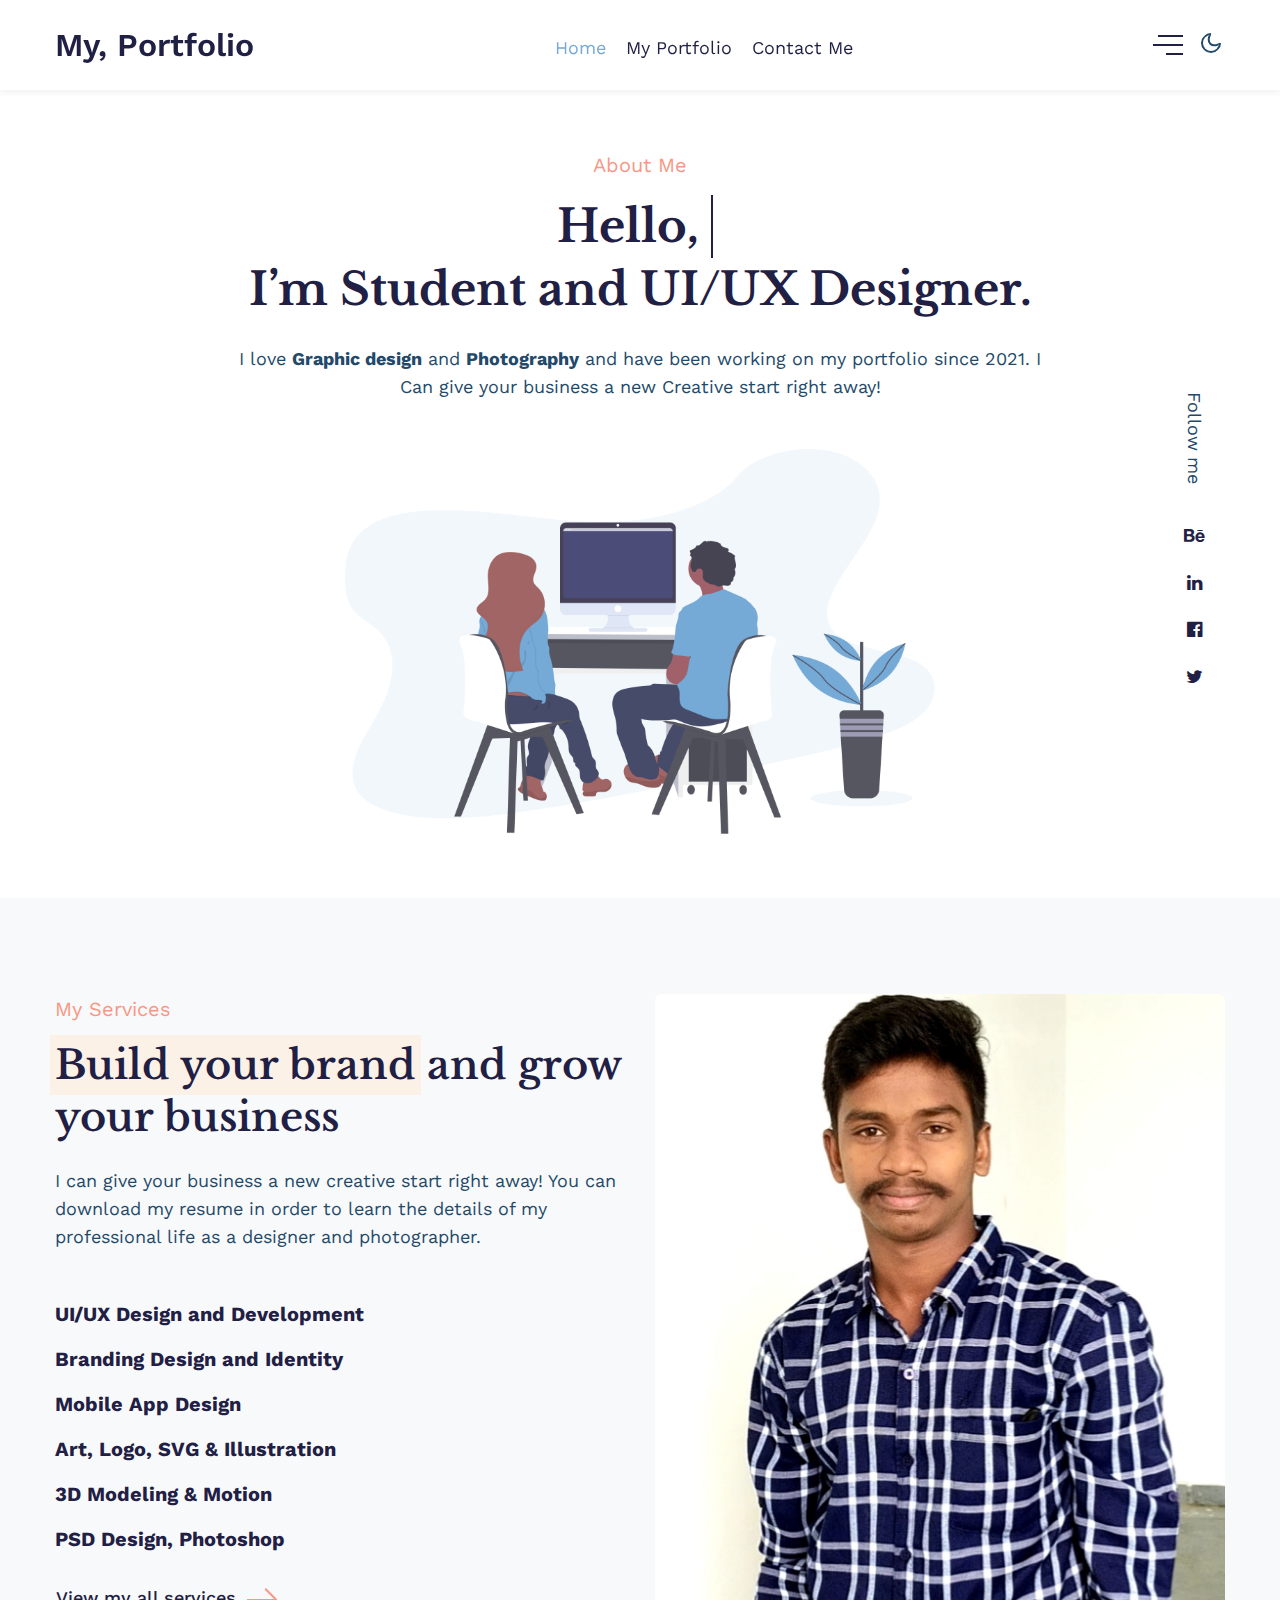
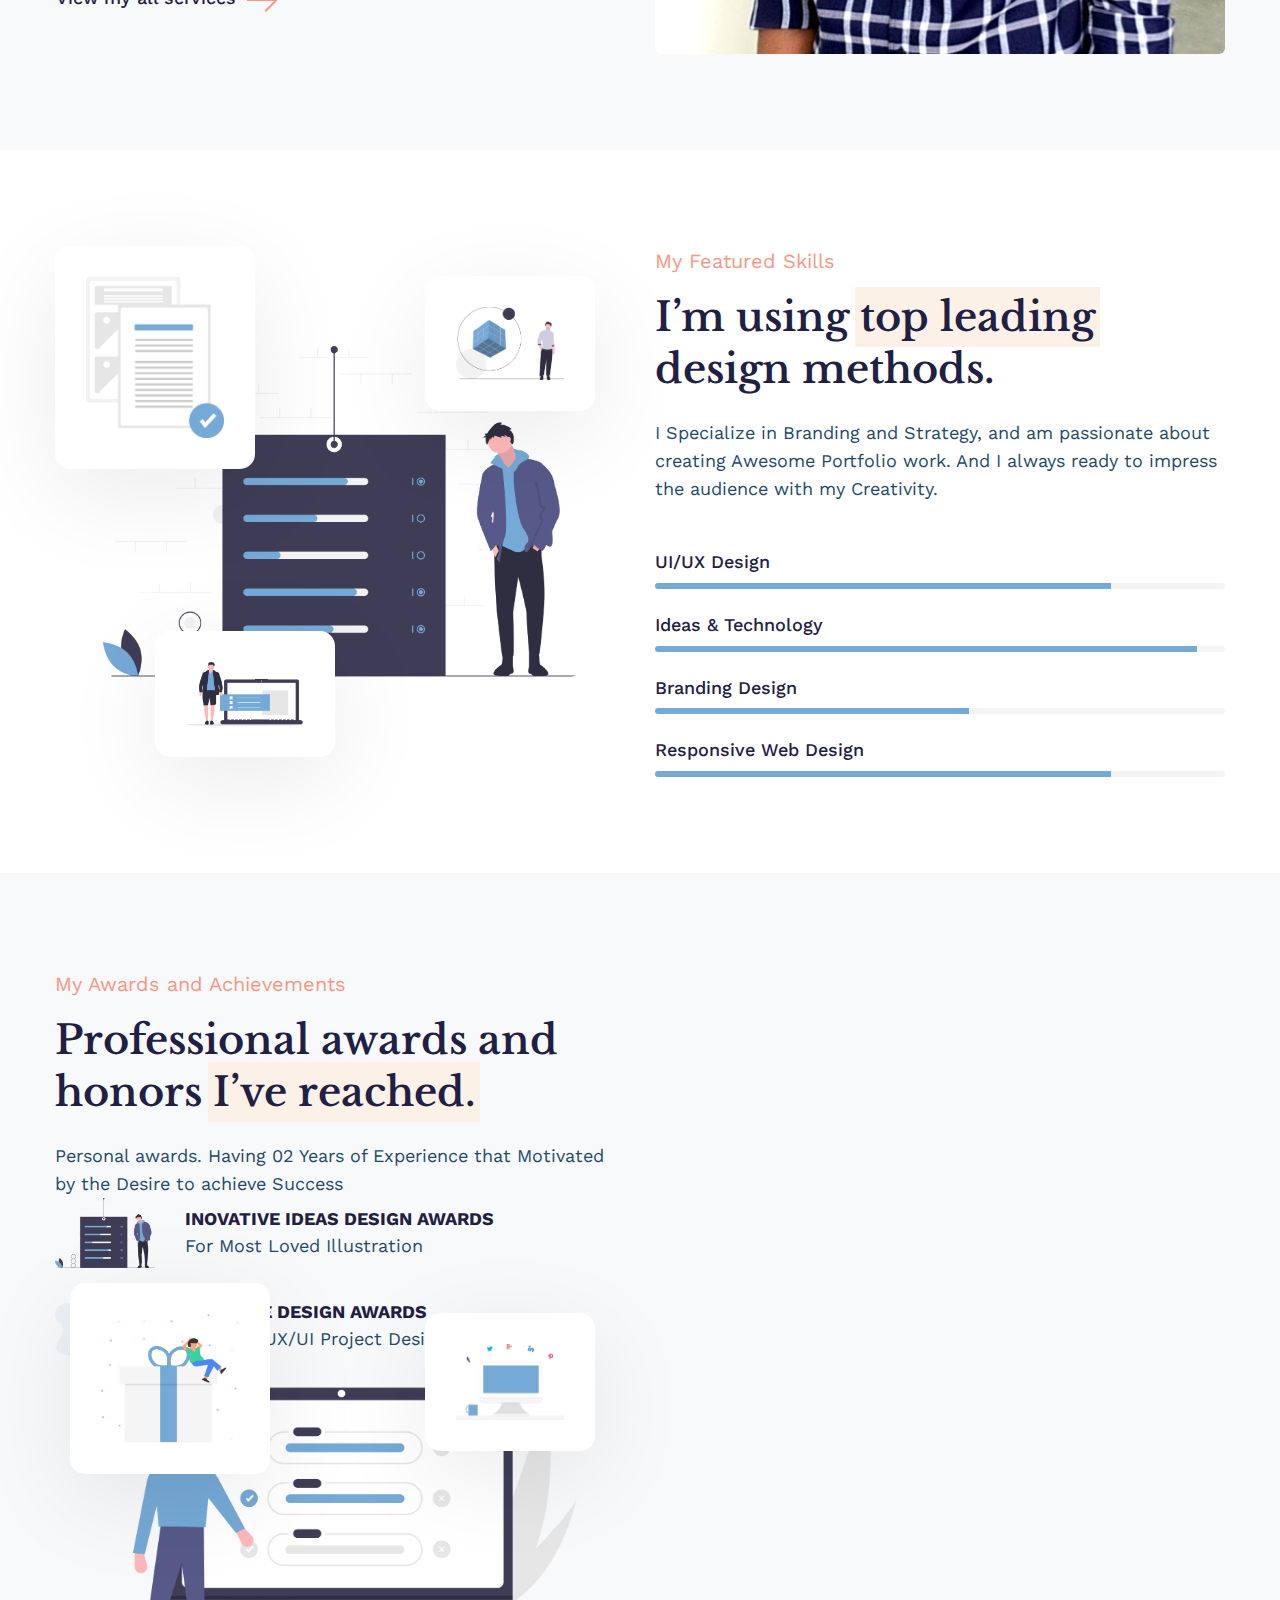
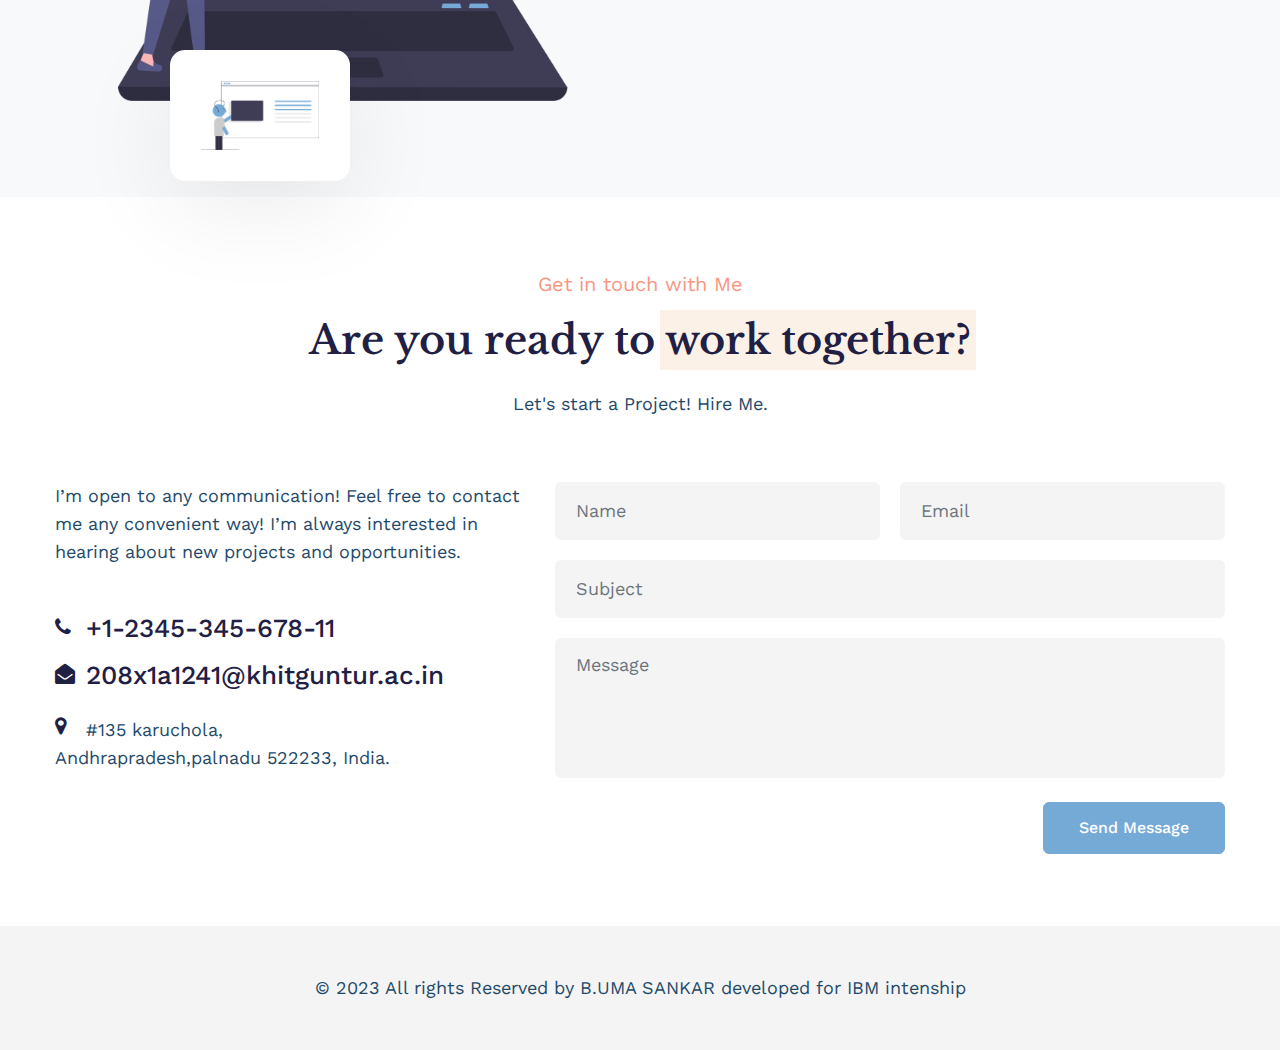
<file: index.html>
<!doctype html>
<html lang="en">
  <head>
    <!-- Required meta tags -->
    <meta charset="utf-8">
    <meta name="viewport" content="width=device-width, initial-scale=1, shrink-to-fit=no">

    <title>My, Portfolio - Personal Category Bootstrap Responsive Website Template for IBM intenship</title>

    <!-- Google fonts -->
    <link href="//fonts.googleapis.com/css2?family=Work+Sans:wght@300;400;500&display=swap" rel="stylesheet">
    <link href="//fonts.googleapis.com/css2?family=Libre+Baskerville:wght@400;700&display=swap" rel="stylesheet">

    <!-- Template CSS -->
    <link rel="stylesheet" href="assets/css/style-starter.css">
  </head>
  <body>
<!--header-->
<header id="site-header" class="fixed-top">
  <div class="container">
    <nav class="navbar navbar-expand-lg navbar-light stroke">
      <a class="navbar-brand" href="index.html">
        <span> My, Portfolio</span>
      </a>
      <!-- if logo is image enable this   
        <a class="navbar-brand" href="#index.html">
            <img src="image-path" alt="Your logo" title="Your logo" style="height:35px;" />
        </a> -->
      <button class="navbar-toggler collapsed" type="button" data-toggle="collapse" data-target="#navbarNav"
        aria-controls="navbarNav" aria-expanded="false" aria-label="Toggle navigation">
        <span class="fa icon-expand fa-bars"></span>
        <span class="fa icon-close fa-times"></span>
      </button>

      <div class="collapse navbar-collapse" id="navbarNav">
        <ul class="navbar-nav ml-auto">
          <li class="nav-item active">
            <a class="nav-link" href="index.html">Home </a>
          </li>
          <li class="nav-item @@portfolio__active">
            <a class="nav-link" href="portfolio.html">My Portfolio</a>
          </li>
          <li class="nav-item @@c__active">
            <a class="nav-link" href="contact.html">Contact me</a>
          </li>
        </ul>
      </div>

      <div class="collapse navbar-collapse" id="navbarTogglerDemo02">
        <div class="popup ml-auto">
          <a href="#menu" class="domain" data-toggle="modal" data-target="#DomainModal">
            <div class="hamburger">
              <span class="top-bar"></span>
              <span class="middle-bar"></span>
              <span class="bottom-bar"></span>
            </div>
          </a>
        </div>
      </div>

      <!-- toggle switch for light and dark theme -->
      <div class="mobile-position ml-lg-2">
        <nav class="navigation">
          <div class="theme-switch-wrapper">
            <label class="theme-switch" for="checkbox">
              <input type="checkbox" id="checkbox">
              <div class="mode-container">
                <i class="gg-sun"></i>
                <i class="gg-moon"></i>
              </div>
            </label>
          </div>
        </nav>
      </div>
      <!-- //toggle switch for light and dark theme -->
    </nav>
  </div>
</header>
<!--/header-->
<div class="header-gap">

</div>


<!-- Domain Modal -->
<div class="modal right fade" id="DomainModal" tabindex="-1" role="dialog" aria-labelledby="DomainModalLabel2">
  <div class="modal-dialog" role="document">
    <div class="modal-content">

      <button type="button" class="close" data-dismiss="modal" aria-label="Close"><span
          aria-hidden="true">&times;</span></button>

      <div class="modal-body">
        <div class="modal__content">
          <a class="navbar-brand"> <span>My Portfolio </span></a>
          <!-- if logo is image enable this   
            <h2 class="logo">
              <img src="image-path" alt="Your logo" title="Your logo" style="height:35px;" />
            </h2> -->
          <p class="mt-md-3 mt-2">I Would Love to make your Ideas real. Contact me and we will discuss your projects!
          </p>

          <img src="assets/images/banner.png" alt="" class="img-fluid mt-5">

          <div class="widget-social-icons mt-sm-5 mt-4">
            <ul class="icon-rounded address">
              <li class="mt-3">
                <p><a href="tel:+404-11-22-89">+1-2345-345-678-11</a></p>
              </li>
              <li class="mt-2">
                <p><a href="mailto:design@portfolio.com">208x1a1241@khitguntur.ac.in</a></p>
              </li>
            </ul>
          </div>
          <div class="widget-social-icons mt-sm-5 mt-4">
            <ul class="follow-social">
              <li><a href="#url"><span class="fa fa-behance"></span></a></li>
              <li><a href="#url"><span class="fa fa-linkedin"></span></a></li>
              <li><a href="#url"><span class="fa fa-facebook-official"></span></a></li>
              <li><a href="#url"><span class="fa fa-twitter"></span></a></li>
            </ul>
          </div>


        </div>
      </div>
    </div>
    <!-- //modal-content -->
  </div>
  <!-- //modal-dialog -->
</div>
<!-- //Domain modal -->
<!-- banner section -->
<section id="home" class="w3l-banner pb-5">
    <div class="container pb-md-3">
        <div class="banner-wrapper text-center">
            <div class="">
                <span class="text">About Me</span>
                <h1 class="mb-4 title">Hello, <span class="type-js"><span class="text-js">I’m B.UMA SANKAR </span></span><br>
                    I’m Student and UI/UX Designer.</h1>
                <p class="mx-lg-5">I love <strong>Graphic design</strong> and <strong>Photography</strong> and have been working on my portfolio since 2021.
                    I Can give your business a new Creative start right away!
                </p>
            </div>
            <div class="row">
              <div class="col-lg-8 mx-lg-auto col-md-10">
                <img src="assets/images/banner.png" alt="" class="img-fluid mt-lg-5 mt-3">
              </div>
            </div>
            <ul class="follow-social">
                <li><p>Follow me </p></li>
                <li><a href="#url"><span class="fa fa-behance"></span></a></li>
                <li><a href="#url"><span class="fa fa-linkedin"></span></a></li>
                <li><a href="#url"><span class="fa fa-facebook-official"></span></a></li>
                <li><a href="#url"><span class="fa fa-twitter"></span></a></li>
            </ul>
        </div>
    </div>
</section>
<!-- //banner section -->
<!-- home page about section -->
<section class="w3l-homeblock1" id="about">
    <div class="midd-w3 py-5">
        <div class="container py-lg-5 py-md-3">
            <div class="row">
                <div class="col-lg-6">
                    <span class="text">My Services</span>
                    <h3 class="title-big"><span>Build your brand</span> and grow your business</h3>
                    <p class="mt-4">I can give your business a new creative start right away! You can download my resume
                        in order to learn the details of my professional life as a designer and photographer. </p>
                    <ul class="service-list mt-md-5 mt-4">
                        <li class="service-link"><a href="#">UI/UX Design and Development</a></li>
                        <li class="service-link"><a href="#">Branding Design and Identity</a></li>
                        <li class="service-link"><a href="#">Mobile App Design</a></li>
                        <li class="service-link"><a href="#">Art, Logo, SVG & Illustration</a></li>
                        <li class="service-link"><a href="#">3D Modeling & Motion</a></li>
                        <li class="service-link"><a href="#">PSD Design, Photoshop</a></li>
                    </ul>
                    <a href="#url" class="btn btn-style btn-empty p-0">View my all services <span></span></a>
                </div>
                <div class="col-lg-6 mt-lg-0 mt-5">
                    <div class="position-relative">
                        <img src="assets/images/about.jpg" alt="" class="radius-image img-fluid">
                    </div>
                </div>
            </div>
        </div>
    </div>
</section>
<!-- //home page about section -->

<!-- home page about section -->
<section class="w3l-homeblock2" id="skills">
    <div class="midd-w3 py-5">
        <div class="container py-lg-5 py-md-3">
            <div class="row">
                <div class="col-lg-6 align-self">
                    <div class="position-relative px-lg-5 mx-lg-0 mx-md-5 image-padding">
                        <img src="assets/images/skills.png" alt="" class="radius-image img-fluid">
                        <div class="position-absolute-images">
                            <img src="assets/images/file.png" class="img-fluid pos-img" alt="" />
                            <img src="assets/images/file1.png" class="img-fluid pos-img1" alt="" />
                            <img src="assets/images/file2.png" class="img-fluid pos-img2" alt="" />
                        </div>
                    </div>
                </div>
                <div class="col-lg-6 mt-lg-0 mt-md-5 mt-4">
                    <span class="text">My Featured Skills</span>
                    <h3 class="title-big">I’m using <span>top leading</span>
                        design methods.</h3>
                    <p class="mt-4">I Specialize in Branding and Strategy, and am passionate about creating Awesome
                        Portfolio work. And I always ready to impress the audience with my Creativity. </p>
                    <div class="skills-bars mt-5">
                        <div class="progress-info">
                            <h6 class="progress-tittle">UI/UX Design</h6>
                            <div class="progress">
                                <div class="progress-bar progress-bar-striped" role="progressbar" style="width: 80%" aria-valuenow="80" aria-valuemin="0" aria-valuemax="100">
                                </div>
                            </div>
                        </div>
                        <div class="progress-info">
                            <h6 class="progress-tittle">Ideas &amp; Technology
                            </h6>
                            <div class="progress">
                                <div class="progress-bar progress-bar-striped" role="progressbar" style="width: 95%" aria-valuenow="95" aria-valuemin="0" aria-valuemax="100">
                                </div>
                            </div>
                        </div>
                        <div class="progress-info">
                            <h6 class="progress-tittle">Branding Design</h6>
                            <div class="progress">
                                <div class="progress-bar progress-bar-striped" role="progressbar" style="width: 55%" aria-valuenow="55" aria-valuemin="0" aria-valuemax="100">
                                </div>
                            </div>
                        </div>
                        <div class="progress-info mb-0">
                            <h6 class="progress-tittle">Responsive Web Design</h6>
                            <div class="progress">
                                <div class="progress-bar progress-bar-striped" role="progressbar" style="width: 80%" aria-valuenow="80" aria-valuemin="0" aria-valuemax="100">
                                </div>
                            </div>
                        </div>
                    </div>
                </div>
            </div>
        </div>
    </div>
</section>
<!-- //home page about section -->

<!-- home page about section -->
<section class="w3l-homeblock3" id="awards">
    <div class="midd-w3 py-5">
        <div class="container py-lg-5 py-md-3">
            <div class="row">
                <div class="col-lg-6">
                    <span class="text">My Awards and Achievements </span>
                    <h3 class="title-big">Professional awards and
                        honors <span> I’ve reached.</span></h3>
                    <p class="mt-4">Personal awards. Having 02 Years of Experience that Motivated by the Desire to
                        achieve Success </p>
                        <div class="reward-item">
                            <div class="reward-item-photo"><img src="assets/images/skills.png" alt="" class="img-fluid"></div>
                            <div class="reward-item-detail">
                                <span class="reward-item-title">Inovative ideas design Awards</span>
                                <p class="reward-item-descr">For Most Loved Illustration </p>
                            </div>
                        </div>
                        <div class="reward-item">
                            <div class="reward-item-photo"><img src="assets/images/banner.png" alt="" class="img-fluid"></div>
                            <div class="reward-item-detail">
                                <span class="reward-item-title">Creative Design awards</span>
                                <p class="reward-item-descr">For Best UX/UI Project Design</p>
                            </div>
                        </div>
                    </div>
                </div>
                <div class="col-lg-6 align-self mt-lg-0 mt-md-5 mt-4">
                    <div class="position-relative px-lg-5 mx-lg-0 mx-md-5 image-padding">
                        <img src="assets/images/awards.png" alt="" class="radius-image img-fluid">
                        <div class="position-absolute-images">
                            <img src="assets/images/award.png" class="img-fluid pos-img" alt="" />
                            <img src="assets/images/award1.png" class="img-fluid pos-img1" alt="" />
                            <img src="assets/images/award2.png" class="img-fluid pos-img2" alt="" />
                        </div>
                    </div>
                </div>
            </div>
        </div>
    </div>
</section>
<!-- //home page about section --->
<!-- home page about section -->
<!-- //home page about section -->

<!-- home page about section -->

                    
<!-- //home page about section -->

<!-- home page contact section -->
<section class="w3l-contactblock" id="contact">
    <div class="midd-w3 py-5">
        <div class="container py-lg-4 py-md-3">
            <div class="contact-heading text-center">
                <span class="text">Get in touch with Me </span>
                <h3 class="title-big">Are you ready to <span>work together?</span></h3>
                <p class="mt-4">Let's start a Project! Hire Me.</p>
            </div>
            <div class="row mt-md-5 mt-4 pt-lg-3">
                <div class="col-lg-5">
                    <p>I’m open to any communication! Feel free to contact me any convenient way!
                        I’m always interested in hearing about new projects and opportunities.
                    </p>
                    <ul class="address mt-md-5 mt-4">
                        <li class="mb-3">
                            <p><span class="fa fa-phone"></span> <a href="tel:+404-11-22-89">+1-2345-345-678-11</a></p>
                        </li>
                        <li class="mb-4">
                            <p><span class="fa fa-envelope-open"></span> <a href="mailto:design@portfolio.com">208x1a1241@khitguntur.ac.in</a></p>
                        </li>
                        <li class="">
                            <p><span class="fa fa-map-marker"></span> #135 karuchola, <br>Andhrapradesh,palnadu 522233, India.</p>
                        </li>
                    </ul>

                </div>
                <div class="col-lg-7 mt-lg-0 mt-md-5 mt-4">
                    <form action="https://sendmail.w3layouts.com/submitForm" method="post">
                        <div class="twice-two">
                            <input type="text" class="form-control" name="w3lName" id="w3lName" placeholder="Name"
                                required="">
                            <input type="email" class="form-control" name="w3lSender" id="w3lSender" placeholder="Email"
                                required="">
                        </div>
                        <div class="twice">
                            <input type="text" class="form-control" name="w3lSubject" id="w3lSubject"
                                placeholder="Subject" required="">
                        </div>
                        <textarea name="w3lMessage" class="form-control" id="w3lMessage" placeholder="Message"
                            required=""></textarea>
                        <div class="text-right">
                            <button type="submit" class="btn btn-secondary btn-style mt-4">Send Message</button>
                        </div>
                    </form>
                </div>
            </div>
        </div>
    </div>
</section>
<!-- //home page contact section -->
<div class="copyright py-sm-5 py-4 text-center">
  <div class="container">
    <p class="copy-footer-29">© 2023 All rights Reserved by B.UMA SANKAR developed for IBM intenship  
      <a></a>
  </div>
</div>
<!-- move top -->
<button onclick="topFunction()" id="movetop" title="Go to top">
  <span class="fa fa-angle-up"></span>
</button>
<script>
  // When the user scrolls down 20px from the top of the document, show the button
  window.onscroll = function () {
    scrollFunction()
  };

  function scrollFunction() {
    if (document.body.scrollTop > 20 || document.documentElement.scrollTop > 20) {
      document.getElementById("movetop").style.display = "block";
    } else {
      document.getElementById("movetop").style.display = "none";
    }
  }

  // When the user clicks on the button, scroll to the top of the document
  function topFunction() {
    document.body.scrollTop = 0;
    document.documentElement.scrollTop = 0;
  }
</script>
<!-- /move top -->

<!-- jQuery and Bootstrap JS -->
<script src="assets/js/jquery-3.3.1.min.js"></script>

<script src="assets/js/theme-change.js"></script><!-- theme switch js (light and dark)-->


<!-- owlcarousel -->
<script src="assets/js/owl.carousel.js"></script>

<!-- script for tesimonials carousel slider -->
<script>
  $(document).ready(function () {
    $("#owl-demo1").owlCarousel({
      loop: true,
      nav: false,
      responsiveClass: true,
      responsive: {
        0: {
          items: 1,
          nav: false
        },
        736: {
          items: 1,
          nav: false
        }
      }
    })
  })
</script>
<!-- //script for tesimonials carousel slider -->

<!-- script for portfolio slider -->
<script>
  $(document).ready(function () {
    $("#owl-portfolio").owlCarousel({
      loop: true,
      margin: 20,
      nav: false,
      responsiveClass: true,
      responsive: {
        0: {
          items: 1,
          nav: false
        },
        568: {
          items: 2,
          nav: false
        },
        1080: {
          items: 3,
          nav: false
        }
      }
    })
  })
</script>
<!-- //script for portfolio slider -->

<!-- script for featured posts blog slider -->
<script>
  $(document).ready(function () {
    $('.owl-testimonial').owlCarousel({
      loop: true,
      margin: 0,
      nav: true,
      responsiveClass: true,
      autoplay: false,
      autoplayTimeout: 5000,
      autoplaySpeed: 1000,
      autoplayHoverPause: false,
      responsive: {
        0: {
          items: 1,
          nav: false
        },
        480: {
          items: 1,
          nav: false
        },
        667: {
          items: 1,
          nav: false
        },
        1000: {
          items: 1,
          nav: false
        }
      }
    })
  })
</script>
<!-- //script for featured posts blog slider -->

<!-- script for banner typing text -->
<script>
  function autoType(elementClass, typingSpeed) {
    var thhis = $(elementClass);
    thhis.css({
      "position": "relative",
      "display": "inline-block"
    });
    thhis.prepend('<div class="cursor" style="right: initial; left:0;"></div>');
    thhis = thhis.find(".text-js");
    var text = thhis.text().trim().split('');
    var amntOfChars = text.length;
    var newString = "";
    thhis.text("|");
    setTimeout(function () {
      thhis.css("opacity", 1);
      thhis.prev().removeAttr("style");
      thhis.text("");
      for (var i = 0; i < amntOfChars; i++) {
        (function (i, char) {
          setTimeout(function () {
            newString += char;
            thhis.text(newString);
          }, i * typingSpeed);
        })(i + 1, text[i]);
      }
    }, 1500);
  }

  $(document).ready(function () {
    // Now to start autoTyping just call the autoType function with the 
    // class of outer div
    // The second paramter is the speed between each letter is typed.   
    autoType(".type-js", 200);
  });
</script>
<!-- //script for banner typing text -->


<!-- disable body scroll which navbar is in active -->
<script>
  $(function () {
    $('.navbar-toggler').click(function () {
      $('body').toggleClass('noscroll');
    })
  });
</script>
<!-- disable body scroll which navbar is in active -->

<!-- MENU-JS -->
<script>
  $(window).on("scroll", function () {
    var scroll = $(window).scrollTop();

    if (scroll >= 80) {
      $("#site-header").addClass("nav-fixed");
    } else {
      $("#site-header").removeClass("nav-fixed");
    }
  });

  //Main navigation Active Class Add Remove
  $(".navbar-toggler").on("click", function () {
    $("header").toggleClass("active");
  });
  $(document).on("ready", function () {
    if ($(window).width() > 991) {
      $("header").removeClass("active");
    }
    $(window).on("resize", function () {
      if ($(window).width() > 991) {
        $("header").removeClass("active");
      }
    });
  });
</script>
<!-- //MENU-JS -->

<!-- bootstrap -->
<script src="assets/js/bootstrap.min.js"></script>

</body>

</html>
</file>
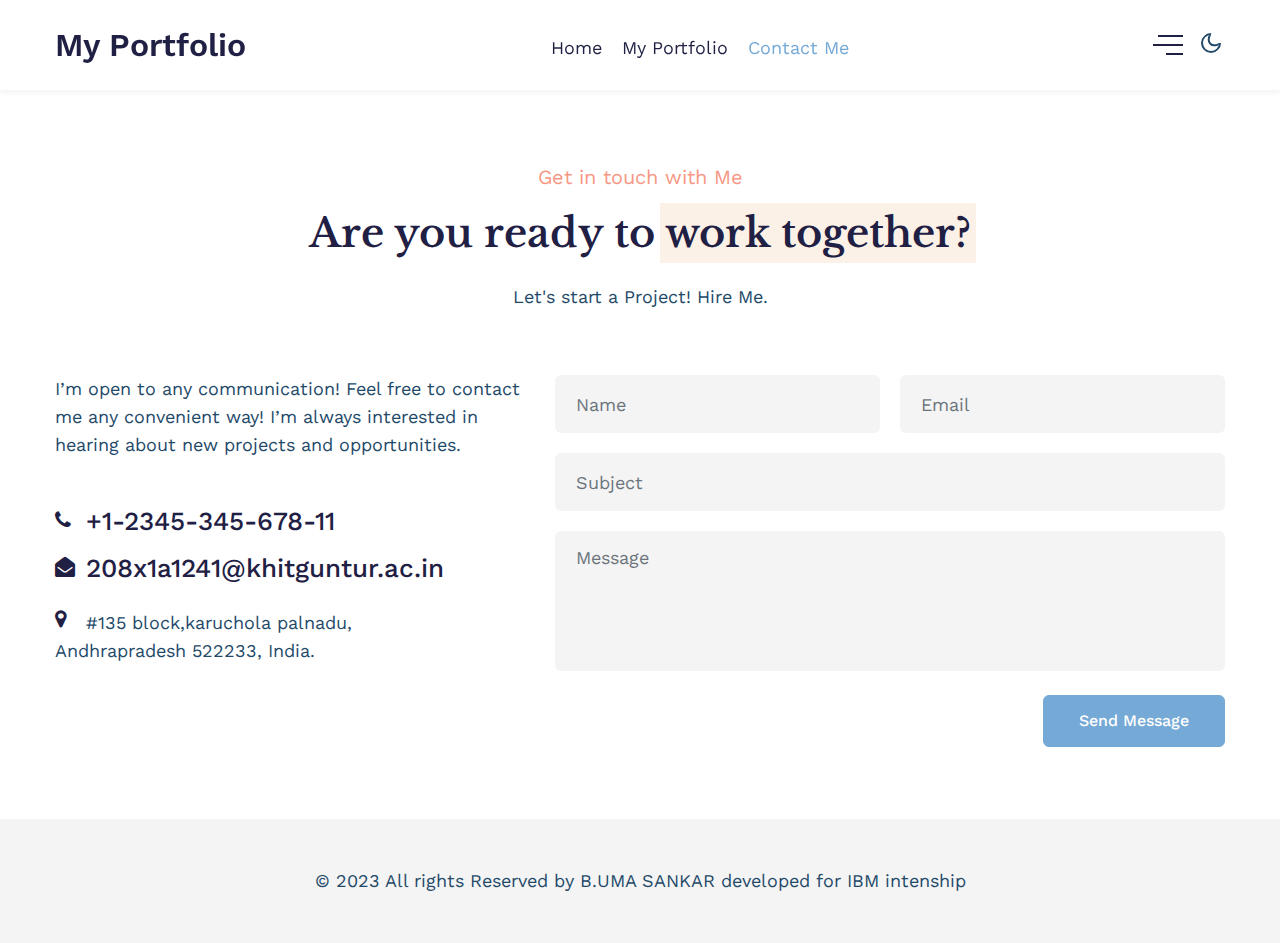
<file: contact.html>
<!doctype html>
<html lang="en">
  <head>
    <!-- Required meta tags -->
    <meta charset="utf-8">
    <meta name="viewport" content="width=device-width, initial-scale=1, shrink-to-fit=no">

    <title>My, Portfolio - Personal Category Bootstrap Responsive Website Template</title>

    <!-- Google fonts -->
    <link href="//fonts.googleapis.com/css2?family=Work+Sans:wght@300;400;500&display=swap" rel="stylesheet">
    <link href="//fonts.googleapis.com/css2?family=Libre+Baskerville:wght@400;700&display=swap" rel="stylesheet">

    <!-- Template CSS -->
    <link rel="stylesheet" href="assets/css/style-starter.css">
  </head>
  <body>
<!--header-->
<header id="site-header" class="fixed-top">
  <div class="container">
    <nav class="navbar navbar-expand-lg navbar-light stroke">
      <a class="navbar-brand" href="index.html">
        <span> My Portfolio</span>
      </a>
      <!-- if logo is image enable this   
        <a class="navbar-brand" href="#index.html">
            <img src="image-path" alt="Your logo" title="Your logo" style="height:35px;" />
        </a> -->
      <button class="navbar-toggler collapsed" type="button" data-toggle="collapse" data-target="#navbarNav"
        aria-controls="navbarNav" aria-expanded="false" aria-label="Toggle navigation">
        <span class="fa icon-expand fa-bars"></span>
        <span class="fa icon-close fa-times"></span>
      </button>

      <div class="collapse navbar-collapse" id="navbarNav">
        <ul class="navbar-nav ml-auto">
          <li class="nav-item @@home__active">
            <a class="nav-link" href="index.html">Home </a>
          </li>
          <li class="nav-item @@portfolio__active">
            <a class="nav-link" href="portfolio.html">My Portfolio</a>
          </li>
          <li class="nav-item active">
            <a class="nav-link" href="contact.html">Contact me</a>
          </li>
        </ul>
      </div>

      <div class="collapse navbar-collapse" id="navbarTogglerDemo02">
        <div class="popup ml-auto">
          <a href="#menu" class="domain" data-toggle="modal" data-target="#DomainModal">
            <div class="hamburger">
              <span class="top-bar"></span>
              <span class="middle-bar"></span>
              <span class="bottom-bar"></span>
            </div>
          </a>
        </div>
      </div>

      <!-- toggle switch for light and dark theme -->
      <div class="mobile-position ml-lg-2">
        <nav class="navigation">
          <div class="theme-switch-wrapper">
            <label class="theme-switch" for="checkbox">
              <input type="checkbox" id="checkbox">
              <div class="mode-container">
                <i class="gg-sun"></i>
                <i class="gg-moon"></i>
              </div>
            </label>
          </div>
        </nav>
      </div>
      <!-- //toggle switch for light and dark theme -->
    </nav>
  </div>
</header>
<!--/header-->
<div class="header-gap">

</div>


<!-- Domain Modal -->
<div class="modal right fade" id="DomainModal" tabindex="-1" role="dialog" aria-labelledby="DomainModalLabel2">
  <div class="modal-dialog" role="document">
    <div class="modal-content">

      <button type="button" class="close" data-dismiss="modal" aria-label="Close"><span
          aria-hidden="true">&times;</span></button>

      <div class="modal-body">
        <div class="modal__content">
          <a class="navbar-brand"> <span>My, Portfolio </span></a>
          <!-- if logo is image enable this   
            <h2 class="logo">
              <img src="image-path" alt="Your logo" title="Your logo" style="height:35px;" />
            </h2> -->
          <p class="mt-md-3 mt-2">I Would Love to make your Ideas real. Contact me and we will discuss your projects!
          </p>

          <img src="assets/images/banner.png" alt="" class="img-fluid mt-5">

          <div class="widget-social-icons mt-sm-5 mt-4">
            <ul class="icon-rounded address">
              <li class="mt-3">
                <p><a href="tel:+404-11-22-89">+1-2345-345-678-11</a></p>
              </li>
              <li class="mt-2">
                <p><a href="mailto:design@portfolio.com">208x1a1241@khitguntur.ac.in</a></p>
              </li>
            </ul>
          </div>
          <div class="widget-social-icons mt-sm-5 mt-4">
            <ul class="follow-social">
              <li><a href="#url"><span class="fa fa-behance"></span></a></li>
              <li><a href="#url"><span class="fa fa-linkedin"></span></a></li>
              <li><a href="#url"><span class="fa fa-facebook-official"></span></a></li>
              <li><a href="#url"><span class="fa fa-twitter"></span></a></li>
            </ul>
          </div>


        </div>
      </div>
    </div>
    <!-- //modal-content -->
  </div>
  <!-- //modal-dialog -->
</div>
<!-- //Domain modal -->
<!-- home page contact section -->
<section class="w3l-contactblock" id="contact">
    <div class="midd-w3 py-5">
        <div class="container py-lg-4 py-md-3">
            <div class="contact-heading text-center">
                <span class="text">Get in touch with Me </span>
                <h3 class="title-big">Are you ready to <span>work together?</span></h3>
                <p class="mt-4">Let's start a Project! Hire Me.</p>
            </div>
            <div class="row mt-md-5 mt-4 pt-lg-3">
                <div class="col-lg-5">
                    <p>I’m open to any communication! Feel free to contact me any convenient way!
                        I’m always interested in hearing about new projects and opportunities.
                    </p>
                    <ul class="address mt-md-5 mt-4">
                        <li class="mb-3">
                            <p><span class="fa fa-phone"></span> <a href="tel:+404-11-22-89">+1-2345-345-678-11</a></p>
                        </li>
                        <li class="mb-4">
                            <p><span class="fa fa-envelope-open"></span> <a href="mailto:design@portfolio.com">208x1a1241@khitguntur.ac.in</a></p>
                        </li>
                        <li class="">
                            <p><span class="fa fa-map-marker"></span> #135 block,karuchola palnadu, <br>Andhrapradesh 522233, India.</p>
                        </li>
                    </ul>

                </div>
                <div class="col-lg-7 mt-lg-0 mt-md-5 mt-4">
                    <form action="https://sendmail.w3layouts.com/submitForm" method="post">
                        <div class="twice-two">
                            <input type="text" class="form-control" name="w3lName" id="w3lName" placeholder="Name"
                                required="">
                            <input type="email" class="form-control" name="w3lSender" id="w3lSender" placeholder="Email"
                                required="">
                        </div>
                        <div class="twice">
                            <input type="text" class="form-control" name="w3lSubject" id="w3lSubject"
                                placeholder="Subject" required="">
                        </div>
                        <textarea name="w3lMessage" class="form-control" id="w3lMessage" placeholder="Message"
                            required=""></textarea>
                        <div class="text-right">
                            <button type="submit" class="btn btn-secondary btn-style mt-4">Send Message</button>
                        </div>
                    </form>
                </div>
            </div>
        </div>
    </div>
</section>
<!-- //home page contact section -->
<div class="copyright py-sm-5 py-4 text-center">
  <div class="container">
    <p class="copy-footer-29">© 2023 All rights Reserved by B.UMA SANKAR developed for IBM intenship <a
      
  </div>
</div>
<!-- move top -->
<button onclick="topFunction()" id="movetop" title="Go to top">
  <span class="fa fa-angle-up"></span>
</button>
<script>
  // When the user scrolls down 20px from the top of the document, show the button
  window.onscroll = function () {
    scrollFunction()
  };

  function scrollFunction() {
    if (document.body.scrollTop > 20 || document.documentElement.scrollTop > 20) {
      document.getElementById("movetop").style.display = "block";
    } else {
      document.getElementById("movetop").style.display = "none";
    }
  }

  // When the user clicks on the button, scroll to the top of the document
  function topFunction() {
    document.body.scrollTop = 0;
    document.documentElement.scrollTop = 0;
  }
</script>
<!-- /move top -->

<!-- jQuery and Bootstrap JS -->
<script src="assets/js/jquery-3.3.1.min.js"></script>

<script src="assets/js/theme-change.js"></script><!-- theme switch js (light and dark)-->


<!-- owlcarousel -->
<script src="assets/js/owl.carousel.js"></script>

<!-- script for tesimonials carousel slider -->
<script>
  $(document).ready(function () {
    $("#owl-demo1").owlCarousel({
      loop: true,
      nav: false,
      responsiveClass: true,
      responsive: {
        0: {
          items: 1,
          nav: false
        },
        736: {
          items: 1,
          nav: false
        }
      }
    })
  })
</script>
<!-- //script for tesimonials carousel slider -->

<!-- script for portfolio slider -->
<script>
  $(document).ready(function () {
    $("#owl-portfolio").owlCarousel({
      loop: true,
      margin: 20,
      nav: false,
      responsiveClass: true,
      responsive: {
        0: {
          items: 1,
          nav: false
        },
        568: {
          items: 2,
          nav: false
        },
        1080: {
          items: 3,
          nav: false
        }
      }
    })
  })
</script>
<!-- //script for portfolio slider -->

<!-- script for featured posts blog slider -->
<script>
  $(document).ready(function () {
    $('.owl-testimonial').owlCarousel({
      loop: true,
      margin: 0,
      nav: true,
      responsiveClass: true,
      autoplay: false,
      autoplayTimeout: 5000,
      autoplaySpeed: 1000,
      autoplayHoverPause: false,
      responsive: {
        0: {
          items: 1,
          nav: false
        },
        480: {
          items: 1,
          nav: false
        },
        667: {
          items: 1,
          nav: false
        },
        1000: {
          items: 1,
          nav: false
        }
      }
    })
  })
</script>
<!-- //script for featured posts blog slider -->

<!-- script for banner typing text -->
<script>
  function autoType(elementClass, typingSpeed) {
    var thhis = $(elementClass);
    thhis.css({
      "position": "relative",
      "display": "inline-block"
    });
    thhis.prepend('<div class="cursor" style="right: initial; left:0;"></div>');
    thhis = thhis.find(".text-js");
    var text = thhis.text().trim().split('');
    var amntOfChars = text.length;
    var newString = "";
    thhis.text("|");
    setTimeout(function () {
      thhis.css("opacity", 1);
      thhis.prev().removeAttr("style");
      thhis.text("");
      for (var i = 0; i < amntOfChars; i++) {
        (function (i, char) {
          setTimeout(function () {
            newString += char;
            thhis.text(newString);
          }, i * typingSpeed);
        })(i + 1, text[i]);
      }
    }, 1500);
  }

  $(document).ready(function () {
    // Now to start autoTyping just call the autoType function with the 
    // class of outer div
    // The second paramter is the speed between each letter is typed.   
    autoType(".type-js", 200);
  });
</script>
<!-- //script for banner typing text -->


<!-- disable body scroll which navbar is in active -->
<script>
  $(function () {
    $('.navbar-toggler').click(function () {
      $('body').toggleClass('noscroll');
    })
  });
</script>
<!-- disable body scroll which navbar is in active -->

<!-- MENU-JS -->
<script>
  $(window).on("scroll", function () {
    var scroll = $(window).scrollTop();

    if (scroll >= 80) {
      $("#site-header").addClass("nav-fixed");
    } else {
      $("#site-header").removeClass("nav-fixed");
    }
  });

  //Main navigation Active Class Add Remove
  $(".navbar-toggler").on("click", function () {
    $("header").toggleClass("active");
  });
  $(document).on("ready", function () {
    if ($(window).width() > 991) {
      $("header").removeClass("active");
    }
    $(window).on("resize", function () {
      if ($(window).width() > 991) {
        $("header").removeClass("active");
      }
    });
  });
</script>
<!-- //MENU-JS -->

<!-- bootstrap -->
<script src="assets/js/bootstrap.min.js"></script>

</body>

</html>
</file>
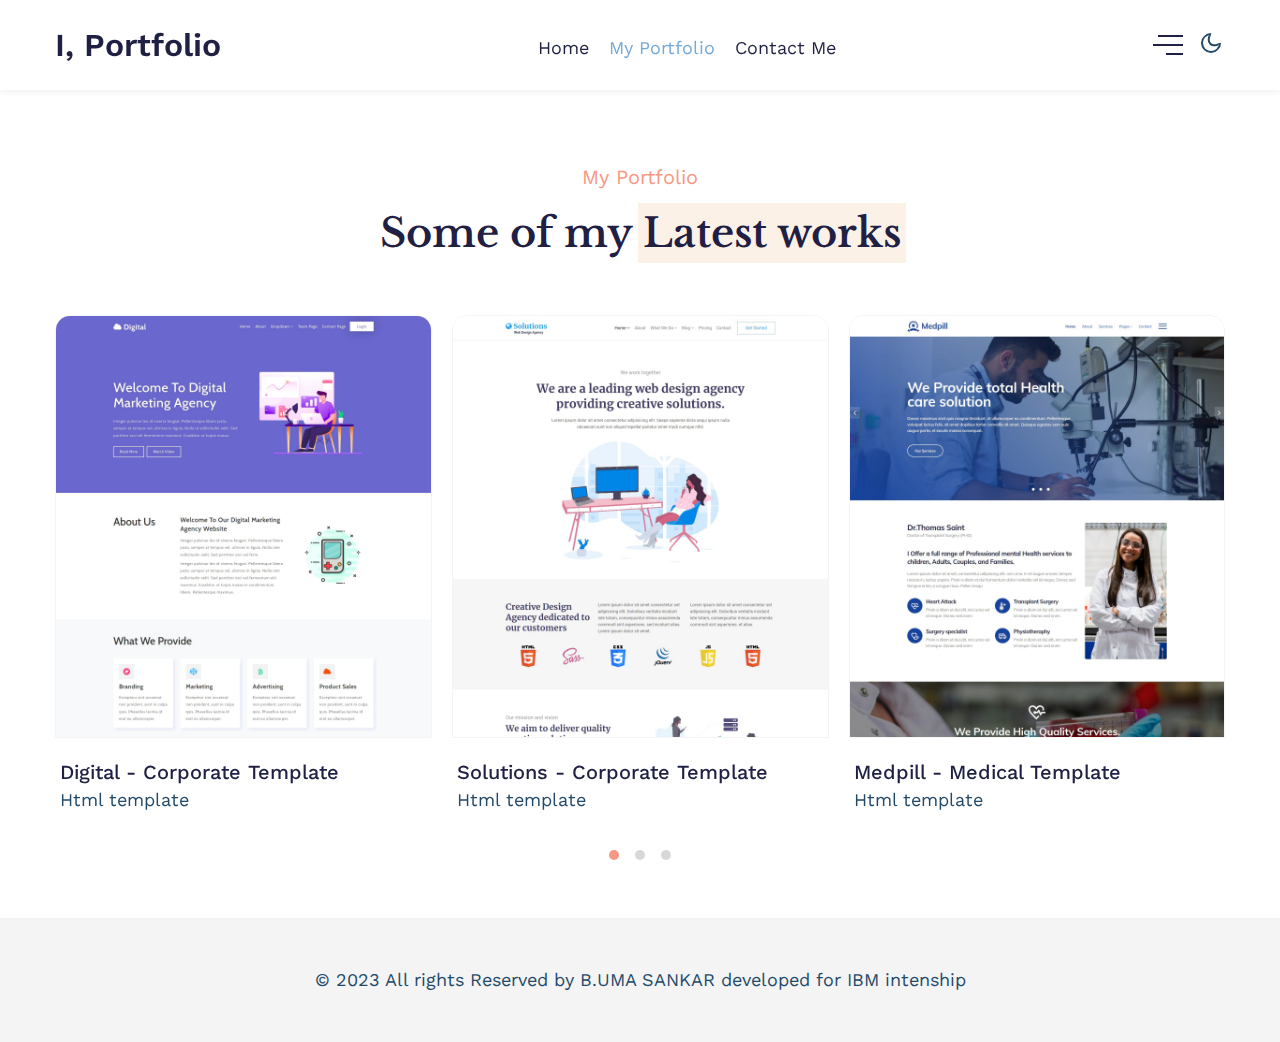
<file: portfolio.html>
<!doctype html>
<html lang="en">
  <head>
    <!-- Required meta tags -->
    <meta charset="utf-8">
    <meta name="viewport" content="width=device-width, initial-scale=1, shrink-to-fit=no">

    <title>I, Portfolio - Personal Category Bootstrap Responsive Website Template </title>

    <!-- Google fonts -->
    <link href="//fonts.googleapis.com/css2?family=Work+Sans:wght@300;400;500&display=swap" rel="stylesheet">
    <link href="//fonts.googleapis.com/css2?family=Libre+Baskerville:wght@400;700&display=swap" rel="stylesheet">

    <!-- Template CSS -->
    <link rel="stylesheet" href="assets/css/style-starter.css">
  </head>
  <body>
<!--header-->
<header id="site-header" class="fixed-top">
  <div class="container">
    <nav class="navbar navbar-expand-lg navbar-light stroke">
      <a class="navbar-brand" href="index.html">
        <span> I, Portfolio</span>
      </a>
      <!-- if logo is image enable this   
        <a class="navbar-brand" href="#index.html">
            <img src="image-path" alt="Your logo" title="Your logo" style="height:35px;" />
        </a> -->
      <button class="navbar-toggler collapsed" type="button" data-toggle="collapse" data-target="#navbarNav"
        aria-controls="navbarNav" aria-expanded="false" aria-label="Toggle navigation">
        <span class="fa icon-expand fa-bars"></span>
        <span class="fa icon-close fa-times"></span>
      </button>

      <div class="collapse navbar-collapse" id="navbarNav">
        <ul class="navbar-nav ml-auto">
          <li class="nav-item @@home__active">
            <a class="nav-link" href="index.html">Home </a>
          </li>
          <li class="nav-item active">
            <a class="nav-link" href="portfolio.html">My Portfolio</a>
          </li>
          <li class="nav-item @@c__active">
            <a class="nav-link" href="contact.html">Contact me</a>
          </li>
        </ul>
      </div>

      <div class="collapse navbar-collapse" id="navbarTogglerDemo02">
        <div class="popup ml-auto">
          <a href="#menu" class="domain" data-toggle="modal" data-target="#DomainModal">
            <div class="hamburger">
              <span class="top-bar"></span>
              <span class="middle-bar"></span>
              <span class="bottom-bar"></span>
            </div>
          </a>
        </div>
      </div>

      <!-- toggle switch for light and dark theme -->
      <div class="mobile-position ml-lg-2">
        <nav class="navigation">
          <div class="theme-switch-wrapper">
            <label class="theme-switch" for="checkbox">
              <input type="checkbox" id="checkbox">
              <div class="mode-container">
                <i class="gg-sun"></i>
                <i class="gg-moon"></i>
              </div>
            </label>
          </div>
        </nav>
      </div>
      <!-- //toggle switch for light and dark theme -->
    </nav>
  </div>
</header>
<!--/header-->
<div class="header-gap">

</div>


<!-- Domain Modal -->
<div class="modal right fade" id="DomainModal" tabindex="-1" role="dialog" aria-labelledby="DomainModalLabel2">
  <div class="modal-dialog" role="document">
    <div class="modal-content">

      <button type="button" class="close" data-dismiss="modal" aria-label="Close"><span
          aria-hidden="true">&times;</span></button>

      <div class="modal-body">
        <div class="modal__content">
          <a class="navbar-brand"> <span>I, Portfolio </span></a>
          <!-- if logo is image enable this   
            <h2 class="logo">
              <img src="image-path" alt="Your logo" title="Your logo" style="height:35px;" />
            </h2> -->
          <p class="mt-md-3 mt-2">I Would Love to make your Ideas real. Contact me and we will discuss your projects!
          </p>

          <img src="assets/images/banner.png" alt="" class="img-fluid mt-5">

          <div class="widget-social-icons mt-sm-5 mt-4">
            <ul class="icon-rounded address">
              <li class="mt-3">
                <p><a href="tel:+404-11-22-89">+1-2345-345-678-11</a></p>
              </li>
              <li class="mt-2">
                <p><a href="mailto:design@portfolio.com">208x1a1241@khitguntur.ac.in</a></p>
              </li>
            </ul>
          </div>
          <div class="widget-social-icons mt-sm-5 mt-4">
            <ul class="follow-social">
              <li><a href="#url"><span class="fa fa-behance"></span></a></li>
              <li><a href="#url"><span class="fa fa-linkedin"></span></a></li>
              <li><a href="#url"><span class="fa fa-facebook-official"></span></a></li>
              <li><a href="#url"><span class="fa fa-twitter"></span></a></li>
            </ul>
          </div>


        </div>
      </div>
    </div>
    <!-- //modal-content -->
  </div>
  <!-- //modal-dialog -->
</div>
<!-- //Domain modal -->
<!-- home page portfolio section -->
<section class="w3l-portflioblock" id="awards">
    <div class="midd-w3 py-5">
        <div class="container py-lg-4 py-md-3">
            <div class="contact-heading text-center mb-5">
                <span class="text">My Portfolio </span>
                <h3 class="title-big">Some of my <span>Latest works</span></h3>
            </div>
            <div id="owl-portfolio" class="owl-carousel owl-theme mt-4 py-md-2 mb-4">
                <div class="item">
                    <div class="portfolio-content">
                        <a href="#url" class="grid-anchor">
                            <img src="assets/images/template1.jpg" class="img-fluid" alt="" />
                            <div class="template-info">
                                <h3>Digital - Corporate Template</h3>
                                <p class="description">Html template</p>
                            </div>
                        </a>
                    </div>
                </div>
                <div class="item">
                    <div class="portfolio-content">
                        <a href="#url" class="grid-anchor">
                            <img src="assets/images/template2.jpg" class="img-fluid" alt="" />
                            <div class="template-info">
                                <h3>Solutions - Corporate Template</h3>
                                <p class="description">Html template</p>
                            </div>
                        </a>
                    </div>
                </div>
                <div class="item">
                    <div class="portfolio-content">
                        <a href="#url" class="grid-anchor">
                            <img src="assets/images/template3.jpg" class="img-fluid" alt="" />
                            <div class="template-info">
                                <h3>Medpill - Medical Template</h3>
                                <p class="description">Html template</p>
                            </div>
                        </a>
                    </div>
                </div>
                <div class="item">
                    <div class="portfolio-content">
                        <a href="#url" class="grid-anchor">
                            <img src="assets/images/template4.jpg" class="img-fluid" alt="" />
                            <div class="template-info">
                                <h3>Digital - Corporate Template</h3>
                                <p class="description">Html template</p>
                            </div>
                        </a>
                    </div>
                </div>
                <div class="item">
                    <div class="portfolio-content">
                        <a href="#url" class="grid-anchor">
                            <img src="assets/images/template5.jpg" class="img-fluid" alt="" />
                            <div class="template-info">
                                <h3>Solutions - Corporate Template</h3>
                                <p class="description">Html template</p>
                            </div>
                        </a>
                    </div>
                </div>
                <div class="item">
                    <div class="portfolio-content">
                        <a href="#url" class="grid-anchor">
                            <img src="assets/images/template6.jpg" class="img-fluid" alt="" />
                            <div class="template-info">
                                <h3>Medpill - Medical Template</h3>
                                <p class="description">Html template</p>
                            </div>
                        </a>
                    </div>
                </div>
                <div class="item">
                    <div class="portfolio-content">
                        <a href="#url" class="grid-anchor">
                            <img src="assets/images/template7.jpg" class="img-fluid" alt="" />
                            <div class="template-info">
                                <h3>Digital - Corporate Template</h3>
                                <p class="description">Html template</p>
                            </div>
                        </a>
                    </div>
                </div>
                <div class="item">
                    <div class="portfolio-content">
                        <a href="#url" class="grid-anchor">
                            <img src="assets/images/template8.jpg" class="img-fluid" alt="" />
                            <div class="template-info">
                                <h3>Solutions - Corporate Template</h3>
                                <p class="description">Html template</p>
                            </div>
                        </a>
                    </div>
                </div>
                <div class="item">
                    <div class="portfolio-content">
                        <a href="#url" class="grid-anchor">
                            <img src="assets/images/template3.jpg" class="img-fluid" alt="" />
                            <div class="template-info">
                                <h3>Medpill - Medical Template</h3>
                                <p class="description">Html template</p>
                            </div>
                        </a>
                    </div>
                </div>
            </div>
        </div>
    </div>
</section>
<!-- //home page contact section -->
<div class="copyright py-sm-5 py-4 text-center">
  <div class="container">
    <p class="copy-footer-29">© 2023 All rights Reserved by B.UMA SANKAR developed for IBM intenship  <a></a>
  </div>
</div>
<!-- move top -->
<button onclick="topFunction()" id="movetop" title="Go to top">
  <span class="fa fa-angle-up"></span>
</button>
<script>
  // When the user scrolls down 20px from the top of the document, show the button
  window.onscroll = function () {
    scrollFunction()
  };

  function scrollFunction() {
    if (document.body.scrollTop > 20 || document.documentElement.scrollTop > 20) {
      document.getElementById("movetop").style.display = "block";
    } else {
      document.getElementById("movetop").style.display = "none";
    }
  }

  // When the user clicks on the button, scroll to the top of the document
  function topFunction() {
    document.body.scrollTop = 0;
    document.documentElement.scrollTop = 0;
  }
</script>
<!-- /move top -->

<!-- jQuery and Bootstrap JS -->
<script src="assets/js/jquery-3.3.1.min.js"></script>

<script src="assets/js/theme-change.js"></script><!-- theme switch js (light and dark)-->


<!-- owlcarousel -->
<script src="assets/js/owl.carousel.js"></script>

<!-- script for tesimonials carousel slider -->
<script>
  $(document).ready(function () {
    $("#owl-demo1").owlCarousel({
      loop: true,
      nav: false,
      responsiveClass: true,
      responsive: {
        0: {
          items: 1,
          nav: false
        },
        736: {
          items: 1,
          nav: false
        }
      }
    })
  })
</script>
<!-- //script for tesimonials carousel slider -->

<!-- script for portfolio slider -->
<script>
  $(document).ready(function () {
    $("#owl-portfolio").owlCarousel({
      loop: true,
      margin: 20,
      nav: false,
      responsiveClass: true,
      responsive: {
        0: {
          items: 1,
          nav: false
        },
        568: {
          items: 2,
          nav: false
        },
        1080: {
          items: 3,
          nav: false
        }
      }
    })
  })
</script>
<!-- //script for portfolio slider -->

<!-- script for featured posts blog slider -->
<script>
  $(document).ready(function () {
    $('.owl-testimonial').owlCarousel({
      loop: true,
      margin: 0,
      nav: true,
      responsiveClass: true,
      autoplay: false,
      autoplayTimeout: 5000,
      autoplaySpeed: 1000,
      autoplayHoverPause: false,
      responsive: {
        0: {
          items: 1,
          nav: false
        },
        480: {
          items: 1,
          nav: false
        },
        667: {
          items: 1,
          nav: false
        },
        1000: {
          items: 1,
          nav: false
        }
      }
    })
  })
</script>
<!-- //script for featured posts blog slider -->

<!-- script for banner typing text -->
<script>
  function autoType(elementClass, typingSpeed) {
    var thhis = $(elementClass);
    thhis.css({
      "position": "relative",
      "display": "inline-block"
    });
    thhis.prepend('<div class="cursor" style="right: initial; left:0;"></div>');
    thhis = thhis.find(".text-js");
    var text = thhis.text().trim().split('');
    var amntOfChars = text.length;
    var newString = "";
    thhis.text("|");
    setTimeout(function () {
      thhis.css("opacity", 1);
      thhis.prev().removeAttr("style");
      thhis.text("");
      for (var i = 0; i < amntOfChars; i++) {
        (function (i, char) {
          setTimeout(function () {
            newString += char;
            thhis.text(newString);
          }, i * typingSpeed);
        })(i + 1, text[i]);
      }
    }, 1500);
  }

  $(document).ready(function () {
    // Now to start autoTyping just call the autoType function with the 
    // class of outer div
    // The second paramter is the speed between each letter is typed.   
    autoType(".type-js", 200);
  });
</script>
<!-- //script for banner typing text -->


<!-- disable body scroll which navbar is in active -->
<script>
  $(function () {
    $('.navbar-toggler').click(function () {
      $('body').toggleClass('noscroll');
    })
  });
</script>
<!-- disable body scroll which navbar is in active -->

<!-- MENU-JS -->
<script>
  $(window).on("scroll", function () {
    var scroll = $(window).scrollTop();

    if (scroll >= 80) {
      $("#site-header").addClass("nav-fixed");
    } else {
      $("#site-header").removeClass("nav-fixed");
    }
  });

  //Main navigation Active Class Add Remove
  $(".navbar-toggler").on("click", function () {
    $("header").toggleClass("active");
  });
  $(document).on("ready", function () {
    if ($(window).width() > 991) {
      $("header").removeClass("active");
    }
    $(window).on("resize", function () {
      if ($(window).width() > 991) {
        $("header").removeClass("active");
      }
    });
  });
</script>
<!-- //MENU-JS -->

<!-- bootstrap -->
<script src="assets/js/bootstrap.min.js"></script>

</body>

</html>
</file>
